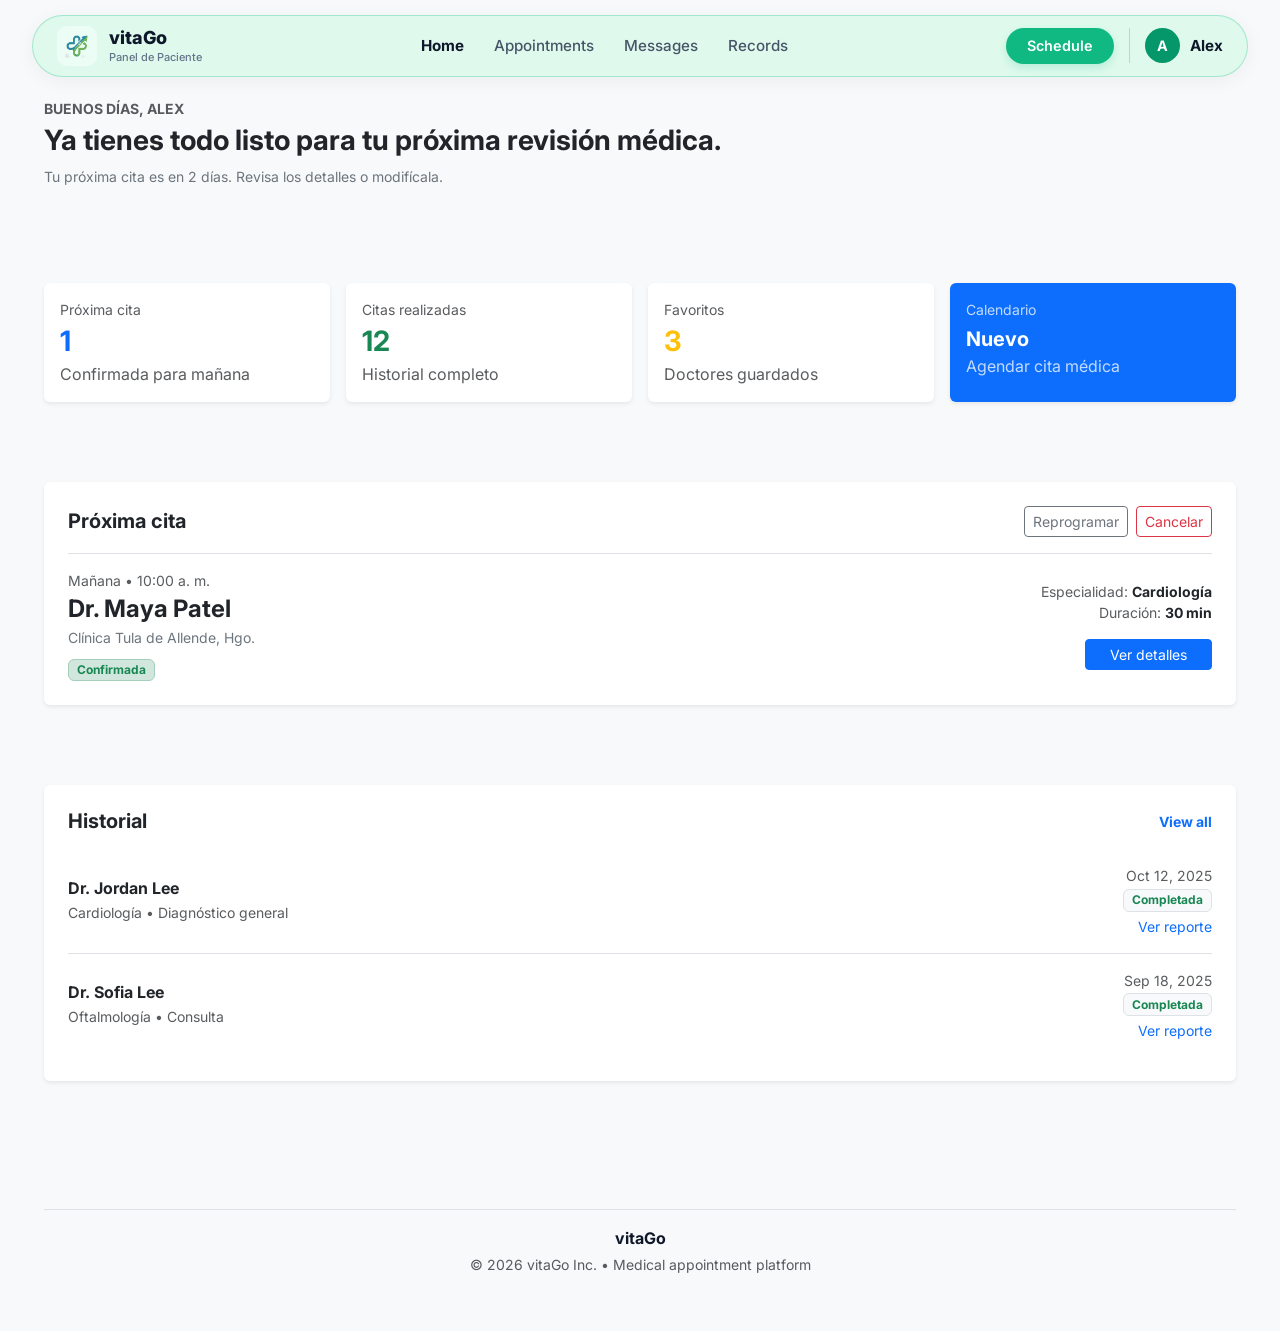
<file: MiWebAPI/MiWebAPI/wwwroot/dashboard.html>
﻿<!doctype html>
<html lang="es">
<head>
    <meta charset="utf-8">
    <meta name="viewport" content="width=device-width, initial-scale=1">
    <title>Panel de Paciente | vitaGo</title>
    <link href="https://cdn.jsdelivr.net/npm/bootstrap@5.3.3/dist/css/bootstrap.min.css" rel="stylesheet">
    <link href="https://fonts.googleapis.com/css2?family=Inter:wght@400;500;600;700;800&display=swap" rel="stylesheet">

    <!-- Asegúrate de tener los estilos del blur pistache en este archivo -->
    <link rel="stylesheet" href="css/indexStyles.css">
</head>
<body class="bg-light">

    <!-- NAVBAR DEL DASHBOARD (Con efecto Blur Pistache y opciones de usuario logueado) -->
    <nav class="vg-navbar-pistache">
        <!-- Logo -->
        <a href="index.html" style="display:flex; align-items:center; gap:12px; text-decoration:none;">
            <div style="background:#ecfdf5; width:40px; height:40px; border-radius:10px; display:flex; align-items:center; justify-content:center;">
                <img src="assets/img/vitago-icon.png" alt="vitaGo" style="width:24px;">
            </div>
            <div style="line-height:1;">
                <span style="font-weight:800; font-size:18px; color:#0f172a; display:block;">vitaGo</span>
                <span style="font-size:11px; font-weight:500; color:#64748b;">Panel de Paciente</span>
            </div>
        </a>

        <!-- Links centrales específicos del Dashboard -->
        <div class="vg-nav-pistache-links d-none d-lg-flex">
            <a href="dashboard.html" class="active">Home</a>
            <a href="#">Appointments</a>
            <a href="#">Messages</a>
            <a href="#">Records</a>
        </div>

        <!-- Acciones de Usuario Logueado (Alex) -->
        <div style="display:flex; gap:15px; align-items:center;">
            <a href="#" class="btn" style="background:#10b981; color:#fff; border-radius:20px; font-weight:600; padding:6px 20px; font-size: 0.9rem; box-shadow: 0 4px 10px rgba(16, 185, 129, 0.2);">Schedule</a>

            <!-- Perfil de usuario -->
            <div style="display: flex; align-items: center; gap: 10px; border-left: 1px solid rgba(16, 185, 129, 0.3); padding-left: 15px; cursor: pointer;">
                <div style="width: 35px; height: 35px; border-radius: 50%; background: #059669; color: white; display: flex; align-items: center; justify-content: center; font-weight: 700; font-size: 0.9rem;">
                    A
                </div>
                <span id="nombreUsuario" style="color: #0f172a; font-weight: 700; font-size: 0.95rem;">Alex</span>
            </div>
        </div>
    </nav>

    <!-- CONTENEDOR PRINCIPAL (Se le agregó mt-5 pt-5 para que no quede debajo del menú flotante) -->
    <div class="container vg-page py-4 mt-5 pt-5">

        <!-- Cabecera de bienvenida -->
        <header class="mb-4">
            <span class="text-uppercase text-muted small fw-bold tracking-wider">Buenos días, Alex</span>
            <h1 class="h3 fw-bold text-dark mt-1">Ya tienes todo listo para tu próxima revisión médica.</h1>
            <p class="text-secondary small">Tu próxima cita es en 2 días. Revisa los detalles o modifícala.</p>
        </header>

        <!-- Tarjetas de Resumen (Métricas) -->
        <div class="row g-3 mb-4">
            <div class="col-6 col-md-3">
                <div class="card border-0 shadow-sm p-3 h-100">
                    <div class="text-muted small">Próxima cita</div>
                    <div class="fs-3 fw-bold text-primary">1</div>
                    <div class="text-muted x-small">Confirmada para mañana</div>
                </div>
            </div>
            <div class="col-6 col-md-3">
                <div class="card border-0 shadow-sm p-3 h-100">
                    <div class="text-muted small">Citas realizadas</div>
                    <div class="fs-3 fw-bold text-success">12</div>
                    <div class="text-muted x-small">Historial completo</div>
                </div>
            </div>
            <div class="col-6 col-md-3">
                <div class="card border-0 shadow-sm p-3 h-100">
                    <div class="text-muted small">Favoritos</div>
                    <div class="fs-3 fw-bold text-warning">3</div>
                    <div class="text-muted x-small">Doctores guardados</div>
                </div>
            </div>
            <div class="col-6 col-md-3">
                <div class="card border-0 shadow-sm p-3 h-100 bg-primary text-white" style="cursor: pointer; transition: transform 0.2s;" onmouseover="this.style.transform='translateY(-2px)'" onmouseout="this.style.transform='translateY(0)'">
                    <div class="small opacity-75">Calendario</div>
                    <div class="fs-5 fw-bold mt-1">Nuevo</div>
                    <div class="x-small opacity-75">Agendar cita médica</div>
                </div>
            </div>
        </div>

        <!-- Sección de Próxima Cita -->
        <section class="card border-0 shadow-sm mb-4">
            <div class="card-body p-4">
                <div class="d-flex justify-content-between align-items-center mb-3">
                    <h5 class="fw-bold mb-0">Próxima cita</h5>
                    <div>
                        <button class="btn btn-sm btn-outline-secondary me-1">Reprogramar</button>
                        <button class="btn btn-sm btn-outline-danger">Cancelar</button>
                    </div>
                </div>
                <div class="border-top pt-3">
                    <div class="row align-items-center">
                        <div class="col-md-8">
                            <p class="text-muted small mb-1">Mañana • 10:00 a. m.</p>
                            <h4 class="fw-bold text-dark mb-1">Dr. Maya Patel</h4>
                            <p class="text-secondary small mb-2">Clínica Tula de Allende, Hgo.</p>
                            <span class="badge bg-success-subtle text-success border border-success-subtle px-2 py-1">Confirmada</span>
                        </div>
                        <div class="col-md-4 text-md-end mt-3 mt-md-0">
                            <div class="text-muted small">Especialidad: <span class="fw-bold text-dark">Cardiología</span></div>
                            <div class="text-muted small mb-3">Duración: <span class="fw-bold text-dark">30 min</span></div>
                            <a href="#" class="btn btn-primary btn-sm px-4">Ver detalles</a>
                        </div>
                    </div>
                </div>
            </div>
        </section>

        <!-- Historial de Citas -->
        <section class="card border-0 shadow-sm mb-5">
            <div class="card-body p-4">
                <div class="d-flex justify-content-between align-items-center mb-3">
                    <h5 class="fw-bold mb-0">Historial</h5>
                    <a href="#" class="text-decoration-none small text-primary fw-bold">View all</a>
                </div>
                <div class="list-group list-group-flush">
                    <div class="list-group-item px-0 d-flex justify-content-between align-items-center py-3">
                        <div>
                            <h6 class="fw-bold mb-1">Dr. Jordan Lee</h6>
                            <p class="text-muted small mb-0">Cardiología • Diagnóstico general</p>
                        </div>
                        <div class="text-end">
                            <span class="text-muted small d-block">Oct 12, 2025</span>
                            <span class="badge bg-light text-success border">Completada</span>
                            <a href="#" class="d-block small text-decoration-none mt-1">Ver reporte</a>
                        </div>
                    </div>
                    <div class="list-group-item px-0 d-flex justify-content-between align-items-center py-3">
                        <div>
                            <h6 class="fw-bold mb-1">Dr. Sofia Lee</h6>
                            <p class="text-muted small mb-0">Oftalmología • Consulta</p>
                        </div>
                        <div class="text-end">
                            <span class="text-muted small d-block">Sep 18, 2025</span>
                            <span class="badge bg-light text-success border">Completada</span>
                            <a href="#" class="d-block small text-decoration-none mt-1">Ver reporte</a>
                        </div>
                    </div>
                </div>
            </div>
        </section>

        <!-- Footer -->
        <footer class="text-center py-3 border-top mt-4">
            <p class="fw-bold mb-1" style="color: #0f172a;">vitaGo</p>
            <p class="text-muted small">© 2026 vitaGo Inc. • Medical appointment platform</p>
        </footer>

    </div>

    <script src="js/auth.js"></script>
</body>
</html>
</file>
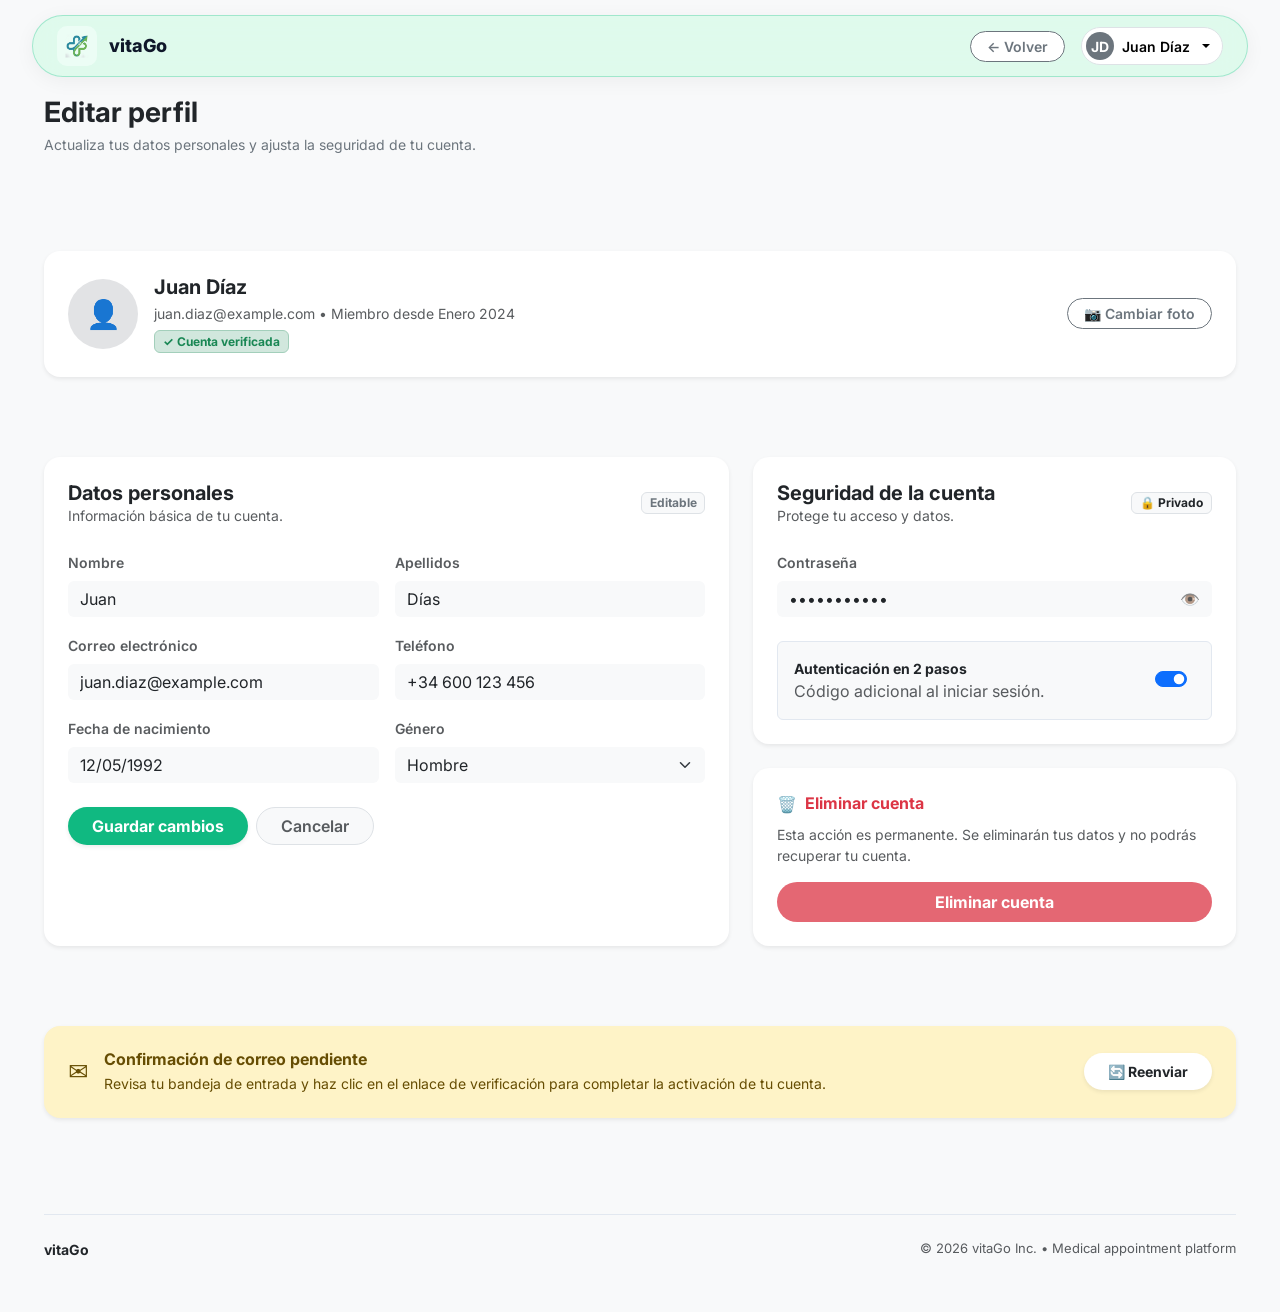
<file: MiWebAPI/MiWebAPI/wwwroot/editar-perfil.html>
﻿<!doctype html>
<html lang="es">
<head>
    <meta charset="utf-8">
    <meta name="viewport" content="width=device-width, initial-scale=1">
    <title>Editar perfil | vitaGo</title>
    <link href="https://cdn.jsdelivr.net/npm/bootstrap@5.3.3/dist/css/bootstrap.min.css" rel="stylesheet">
    <link href="https://fonts.googleapis.com/css2?family=Inter:wght@400;500;600;700;800&display=swap" rel="stylesheet">
    <link rel="stylesheet" href="css/indexStyles.css">
</head>
<body class="bg-light">

    <!-- Navbar superior con diseño Blur Pistache adaptada para sesión iniciada -->
    <nav class="vg-navbar-pistache">
        <a href="index.html" style="display:flex; align-items:center; gap:12px; text-decoration:none;">
            <div style="background:#ecfdf5; width:40px; height:40px; border-radius:10px; display:flex; align-items:center; justify-content:center;">
                <img src="assets/img/vitago-icon.png" alt="vitaGo" style="width:24px;">
            </div>
            <div style="line-height:1;">
                <span style="font-weight:800; font-size:18px; color:#0f172a; display:block;">vitaGo</span>
            </div>
        </a>

        <!-- Acciones del usuario logueado -->
        <div class="d-flex align-items-center gap-3">
            <a href="dashboard.html" class="btn btn-outline-secondary btn-sm rounded-pill px-3 bg-white" style="font-weight: 600;">← Volver</a>
            <div class="dropdown">
                <button class="btn btn-light border btn-sm dropdown-toggle d-flex align-items-center gap-2 rounded-pill bg-white" type="button" data-bs-toggle="dropdown" style="font-weight: 600; padding: 4px 12px 4px 4px;">
                    <span class="rounded-circle bg-secondary text-white d-inline-flex align-items-center justify-content-center x-small fw-bold" style="width: 28px; height: 28px;">JD</span>
                    Juan Díaz
                </button>
                <ul class="dropdown-menu dropdown-menu-end shadow-sm border-0 mt-2" style="border-radius: 12px;">
                    <li><a class="dropdown-item fw-medium" href="dashboard.html">Mi panel</a></li>
                    <li><a class="dropdown-item fw-medium active" href="editar-perfil.html" style="background-color: #ecfdf5; color: #065f46;">Editar perfil</a></li>
                    <li><hr class="dropdown-divider"></li>
                    <li><a class="dropdown-item text-danger fw-medium" href="index.html">Cerrar sesión</a></li>
                </ul>
            </div>
        </div>
    </nav>

    <!-- Contenedor Principal (Con margen superior extra mt-5 pt-5 para compensar la barra flotante) -->
    <div class="container vg-page py-4 mt-5 pt-5">

        <!-- Cabecera de la sección -->
        <header class="mb-4">
            <h1 class="h3 fw-bold text-dark mb-1">Editar perfil</h1>
            <p class="text-secondary small">Actualiza tus datos personales y ajusta la seguridad de tu cuenta.</p>
        </header>

        <!-- Tarjeta de Usuario y Foto -->
        <div class="card border-0 shadow-sm p-4 mb-4" style="border-radius: 16px;">
            <div class="d-flex flex-column flex-md-row align-items-center justify-content-between gap-3">
                <div class="d-flex align-items-center gap-3">
                    <div class="rounded-circle bg-secondary-subtle text-secondary d-flex align-items-center justify-content-center fs-3 fw-bold" style="width: 70px; height: 70px;">
                        👤
                    </div>
                    <div>
                        <h2 class="h5 fw-bold text-dark mb-1">Juan Díaz</h2>
                        <p class="text-muted small mb-1">juan.diaz@example.com • Miembro desde Enero 2024</p>
                        <span class="badge bg-success-subtle text-success border border-success-subtle x-small">✓ Cuenta verificada</span>
                    </div>
                </div>
                <div>
                    <button class="btn btn-outline-secondary btn-sm px-3 rounded-pill fw-semibold">📷 Cambiar foto</button>
                </div>
            </div>
        </div>

        <!-- Formulario y Seguridad -->
        <div class="row g-4 mb-4">

            <!-- Columna Izquierda: Datos personales -->
            <div class="col-lg-7">
                <div class="card border-0 shadow-sm p-4 h-100" style="border-radius: 16px;">
                    <div class="d-flex justify-content-between align-items-center mb-4">
                        <div>
                            <h5 class="fw-bold mb-0">Datos personales</h5>
                            <p class="text-muted small mb-0">Información básica de tu cuenta.</p>
                        </div>
                        <span class="badge bg-light text-secondary border">Editable</span>
                    </div>

                    <form>
                        <div class="row g-3 mb-3">
                            <div class="col-md-6">
                                <label class="form-label small text-muted fw-semibold">Nombre</label>
                                <input type="text" class="form-control bg-light border-0" value="Juan">
                            </div>
                            <div class="col-md-6">
                                <label class="form-label small text-muted fw-semibold">Apellidos</label>
                                <input type="text" class="form-control bg-light border-0" value="Días">
                            </div>
                        </div>

                        <div class="row g-3 mb-3">
                            <div class="col-md-6">
                                <label class="form-label small text-muted fw-semibold">Correo electrónico</label>
                                <input type="email" class="form-control bg-light border-0" value="juan.diaz@example.com">
                            </div>
                            <div class="col-md-6">
                                <label class="form-label small text-muted fw-semibold">Teléfono</label>
                                <input type="tel" class="form-control bg-light border-0" value="+34 600 123 456">
                            </div>
                        </div>

                        <div class="row g-3 mb-4">
                            <div class="col-md-6">
                                <label class="form-label small text-muted fw-semibold">Fecha de nacimiento</label>
                                <input type="text" class="form-control bg-light border-0" value="12/05/1992">
                            </div>
                            <div class="col-md-6">
                                <label class="form-label small text-muted fw-semibold">Género</label>
                                <select class="form-select bg-light border-0">
                                    <option selected>Hombre</option>
                                    <option>Mujer</option>
                                    <option>Otro</option>
                                </select>
                            </div>
                        </div>

                        <div class="d-flex gap-2">
                            <button type="button" class="btn btn-success px-4 fw-bold rounded-pill shadow-sm" style="background-color: #10b981; border: none;">Guardar cambios</button>
                            <button type="button" class="btn btn-light border px-4 rounded-pill fw-semibold text-muted">Cancelar</button>
                        </div>
                    </form>
                </div>
            </div>

            <!-- Columna Derecha: Seguridad y Eliminar Cuenta -->
            <div class="col-lg-5">

                <!-- Seguridad de la cuenta -->
                <div class="card border-0 shadow-sm p-4 mb-4" style="border-radius: 16px;">
                    <div class="d-flex justify-content-between align-items-center mb-4">
                        <div>
                            <h5 class="fw-bold mb-0">Seguridad de la cuenta</h5>
                            <p class="text-muted small mb-0">Protege tu acceso y datos.</p>
                        </div>
                        <span class="badge bg-light text-dark border">🔒 Privado</span>
                    </div>

                    <div class="mb-4">
                        <label class="form-label small text-muted fw-semibold">Contraseña</label>
                        <div class="input-group">
                            <input type="password" class="form-control bg-light border-0" value="password123" readonly>
                            <button class="btn btn-light border-0 bg-light text-muted" type="button">👁️</button>
                        </div>
                    </div>

                    <div class="d-flex justify-content-between align-items-center p-3 bg-light rounded" style="border: 1px solid #e2e8f0;">
                        <div>
                            <div class="fw-bold small text-dark">Autenticación en 2 pasos</div>
                            <div class="text-muted x-small">Código adicional al iniciar sesión.</div>
                        </div>
                        <div class="form-check form-switch">
                            <input class="form-check-input" type="checkbox" role="switch" checked>
                        </div>
                    </div>
                </div>

                <!-- Eliminar cuenta -->
                <div class="card border-0 shadow-sm p-4 border-danger-subtle" style="border-radius: 16px;">
                    <div class="d-flex align-items-center gap-2 text-danger mb-2">
                        <span>🗑️</span>
                        <h6 class="fw-bold mb-0">Eliminar cuenta</h6>
                    </div>
                    <p class="text-muted small mb-3">Esta acción es permanente. Se eliminarán tus datos y no podrás recuperar tu cuenta.</p>
                    <button class="btn btn-danger-subtle text-danger w-100 fw-bold border-0 bg-danger opacity-75 text-white rounded-pill py-2">Eliminar cuenta</button>
                </div>

            </div>
        </div>

        <!-- Alerta inferior -->
        <div class="alert alert-warning border-0 shadow-sm d-flex flex-column flex-md-row align-items-center justify-content-between p-4 text-warning-emphasis" style="background-color: #fef3c7; border-radius: 16px;">
            <div class="d-flex align-items-center gap-3 mb-3 mb-md-0">
                <span class="fs-4">✉️</span>
                <div>
                    <h6 class="fw-bold mb-1">Confirmación de correo pendiente</h6>
                    <p class="small mb-0">Revisa tu bandeja de entrada y haz clic en el enlace de verificación para completar la activación de tu cuenta.</p>
                </div>
            </div>
            <button class="btn btn-outline-warning btn-sm px-4 py-2 fw-bold text-dark bg-white rounded-pill border-0 shadow-sm">🔄 Reenviar</button>
        </div>

        <!-- Footer -->
        <footer class="vg-footer text-center py-4 mt-4">
            <p class="vg-footer-brand mb-1 fw-bold text-dark">vitaGo</p>
            <p class="vg-footer-copy text-muted small">© 2026 vitaGo Inc. • Medical appointment platform</p>
        </footer>

    </div>

</body>
</html>
</file>
<file: MiWebAPI/MiWebAPI/wwwroot/css/indexStyles.css>
﻿:root {
    --vg-green: #10b981;
    --vg-green-dark: #059669;
    --vg-green-tint: #ecfdf5;
    --vg-green-border: #a7f3d0;
    --vg-ink: #0f172a;
    --vg-muted: #64748b;
    --vg-line: #e2e8f0;
    --vg-bg: #f8fafc;
    --vg-radius-lg: 24px;
    --vg-radius-md: 18px;
    --vg-radius-sm: 12px;
    --vg-radius-pill: 999px;
    --vg-shadow-sm: 0 1px 3px 0 rgba(0, 0, 0, 0.05), 0 1px 2px -1px rgba(0, 0, 0, 0.05);
    --vg-shadow-md: 0 10px 25px -5px rgba(16, 185, 129, 0.1), 0 8px 10px -6px rgba(16, 185, 129, 0.1);
    --vg-shadow-card: 0 4px 6px -1px rgba(0, 0, 0, 0.02), 0 2px 4px -2px rgba(0, 0, 0, 0.02);
    --vg-transition: all 0.25s cubic-bezier(0.4, 0, 0.2, 1);
}

html, body {
    background: var(--vg-bg);
    color: var(--vg-ink);
    font-family: 'Inter', system-ui, -apple-system, sans-serif;
    -webkit-font-smoothing: antialiased;
    margin: 0;
    padding: 0;
    overflow-x: hidden;
}

.vg-page {
    max-width: 1240px;
    margin: 0 auto;
    padding: 32px 24px 80px;
    display: flex;
    flex-direction: column;
    gap: 56px;
}

/* =========================================
   NAVBAR (Fija en la parte superior)
   ========================================= */
.vg-navbar {
    display: flex;
    align-items: center;
    justify-content: space-between;
    padding: 15px 5%; /* Márgenes porcentuales para abarcar pantalla */
    background: rgba(255, 255, 255, 0.95);
    backdrop-filter: blur(12px);
    border-bottom: 1px solid var(--vg-line);
    flex-wrap: wrap;
    gap: 16px;
    box-shadow: var(--vg-shadow-sm);
    /* Propiedades para que se quede pegada arriba */
    position: sticky;
    top: 0;
    z-index: 1020;
    width: 100%;
}

.vg-brand {
    display: flex;
    align-items: center;
    gap: 12px;
    color: inherit;
    text-decoration: none;
}

.vg-brand-mark {
    width: 42px;
    height: 42px;
    display: flex;
    align-items: center;
    justify-content: center;
    flex: none;
    background: var(--vg-green-tint);
    border-radius: 12px;
}

.vg-brand-logo {
    width: 24px;
    height: 24px;
    object-fit: contain;
}

.vg-brand-text {
    display: flex;
    flex-direction: column;
    gap: 2px;
    line-height: 1;
}

.vg-brand-name {
    font-weight: 800;
    font-size: 18px;
    color: var(--vg-ink);
    letter-spacing: -0.02em;
}

.vg-brand-tag {
    font-size: 11px;
    font-weight: 500;
    color: var(--vg-muted);
    white-space: nowrap;
}

.vg-nav-links {
    display: flex;
    gap: 24px;
    align-items: center;
}

.vg-nav-link {
    font-size: 14px;
    font-weight: 500;
    color: var(--vg-muted);
    text-decoration: none;
    transition: var(--vg-transition);
}

    .vg-nav-link:hover {
        color: var(--vg-green-dark);
    }

.vg-nav-link-active {
    font-weight: 600;
    color: var(--vg-ink);
}

.vg-nav-actions {
    display: flex;
    align-items: center;
    gap: 12px;
}

/* buttons */
.vg-btn {
    display: inline-flex;
    align-items: center;
    justify-content: center;
    gap: 8px;
    height: 42px;
    padding: 0 20px;
    border-radius: var(--vg-radius-pill);
    font-size: 14px;
    font-weight: 600;
    text-decoration: none;
    border: none;
    cursor: pointer;
    white-space: nowrap;
    transition: var(--vg-transition);
}

.vg-btn-outline {
    background: #fff;
    color: var(--vg-ink);
    border: 1px solid var(--vg-line);
}

    .vg-btn-outline:hover {
        background: #f1f5f9;
        border-color: #cbd5e1;
        color: var(--vg-ink);
    }

.vg-btn-primary {
    background: var(--vg-green);
    color: #fff;
    box-shadow: 0 4px 14px rgba(16, 185, 129, 0.35);
}

    .vg-btn-primary:hover {
        background: var(--vg-green-dark);
        color: #fff;
        transform: translateY(-1px);
        box-shadow: 0 6px 20px rgba(16, 185, 129, 0.45);
    }


/* =========================================
   HERO BANNER IMAGEN (100% Ancho)
   ========================================= */
.hero-image-banner {
    width: 100%;
    height: 350px;
    background-color: var(--vg-line); /* Color de fondo mientras carga */
    overflow: hidden;
}

    .hero-image-banner img {
        width: 100%;
        height: 100%;
        object-fit: cover;
    }


/* =========================================
   BARRA DE BÚSQUEDA (100% Ancho)
   ========================================= */
.search-full-width {
    width: 100%;
    background-color: #ffffff;
    padding: 2.5rem 5%; /* padding lateral para que no pegue a los bordes */
    border-bottom: 1px solid var(--vg-line);
    box-shadow: 0 10px 25px -5px rgba(0, 0, 0, 0.05);
    margin-bottom: 3rem;
}

    .search-full-width .vg-search-row {
        display: flex;
        flex-wrap: wrap;
        gap: 16px;
        align-items: center;
    }

    .search-full-width .vg-field {
        flex: 1;
        min-width: 220px;
        display: flex;
        align-items: center;
        gap: 12px;
        height: 56px;
        padding: 0 18px;
        background: var(--vg-bg);
        border: 1px solid var(--vg-line);
        border-radius: var(--vg-radius-md);
        transition: var(--vg-transition);
    }

        .search-full-width .vg-field:focus-within {
            background: #fff;
            border-color: var(--vg-green);
            box-shadow: 0 0 0 4px var(--vg-green-tint);
        }

    .search-full-width .vg-field-date {
        flex: 0 0 220px; /* Tamaño fijo preferido para la fecha */
    }

/* Iconos e inputs dentro de la barra de búsqueda */
.vg-icon {
    width: 20px;
    height: 20px;
    color: var(--vg-muted);
    flex: none;
}

.vg-field-input {
    border: none;
    background: transparent;
    font-size: 14px;
    font-weight: 500;
    color: var(--vg-ink);
    flex: 1;
    min-width: 0;
    outline: none;
    height: 100%;
}

    .vg-field-input::placeholder {
        color: #94a3b8;
    }

.vg-chevron {
    width: 18px;
    height: 18px;
    color: var(--vg-muted);
    flex: none;
}


/* =========================================
   FILTROS (Debajo de la barra de búsqueda)
   ========================================= */
.vg-filters {
    display: flex;
    align-items: center;
    gap: 10px;
    flex-wrap: wrap;
    padding-top: 16px;
}

.vg-filters-label {
    font-size: 13px;
    font-weight: 500;
    color: var(--vg-muted);
}

.vg-chip {
    display: inline-flex;
    align-items: center;
    gap: 8px;
    padding: 8px 14px;
    border-radius: var(--vg-radius-pill);
    font-size: 13px;
    font-weight: 500;
    background: #fff;
    border: 1px solid var(--vg-line);
    color: var(--vg-ink);
    cursor: pointer;
    transition: var(--vg-transition);
}

    .vg-chip:hover {
        border-color: #cbd5e1;
        background: #f8fafc;
    }

.vg-chip-active {
    background: var(--vg-green-tint);
    border-color: var(--vg-green-border);
    color: #047857;
    font-weight: 600;
}


/* =========================================
   SECCIONES Y TARJETAS (Especialidades / Médicos)
   ========================================= */
.vg-section {
    display: flex;
    flex-direction: column;
    gap: 20px;
}

.vg-section-head {
    display: flex;
    align-items: flex-end;
    justify-content: space-between;
    gap: 16px;
    flex-wrap: wrap;
}

.vg-h2 {
    font-weight: 800;
    font-size: 22px;
    letter-spacing: -0.02em;
    margin: 0 0 4px;
}

.vg-subtle {
    font-size: 14px;
    color: var(--vg-muted);
    margin: 0;
    max-width: 360px;
}

.vg-link {
    font-size: 14px;
    font-weight: 600;
    color: var(--vg-green-dark);
    text-decoration: none;
    transition: var(--vg-transition);
}

    .vg-link:hover {
        color: var(--vg-green);
        text-decoration: underline;
    }

/* specialty cards */
.vg-specialty-row .col {
    min-width: 160px;
}

.vg-specialty-card {
    background: #fff;
    border: 1px solid var(--vg-line);
    border-radius: var(--vg-radius-md);
    padding: 20px;
    display: flex;
    flex-direction: column;
    gap: 14px;
    height: 100%;
    box-shadow: var(--vg-shadow-card);
    transition: var(--vg-transition);
    cursor: pointer;
}

    .vg-specialty-card:hover {
        transform: translateY(-4px);
        border-color: var(--vg-green-border);
        box-shadow: var(--vg-shadow-md);
    }

.vg-specialty-icon {
    width: 48px;
    height: 48px;
    border-radius: 14px;
    background: var(--vg-green-tint);
    display: flex;
    align-items: center;
    justify-content: center;
    color: var(--vg-green-dark);
    transition: var(--vg-transition);
}

.vg-specialty-card:hover .vg-specialty-icon {
    background: var(--vg-green);
    color: #fff;
}

.vg-specialty-icon svg {
    width: 24px;
    height: 24px;
}

.vg-specialty-title {
    font-size: 16px;
    font-weight: 700;
    margin: 0;
    letter-spacing: -0.01em;
}

.vg-specialty-sub {
    font-size: 13px;
    color: var(--vg-muted);
    margin: 0;
}

/* doctor cards */
.vg-doctor-card {
    background: #fff;
    border: 1px solid var(--vg-line);
    border-radius: var(--vg-radius-md);
    padding: 20px;
    display: flex;
    flex-direction: column;
    gap: 16px;
    height: 100%;
    box-shadow: var(--vg-shadow-card);
    transition: var(--vg-transition);
}

    .vg-doctor-card:hover {
        transform: translateY(-4px);
        border-color: #cbd5e1;
        box-shadow: var(--vg-shadow-md);
    }

.vg-doctor-top {
    display: flex;
    align-items: center;
    gap: 14px;
}

.vg-avatar {
    width: 60px;
    height: 60px;
    border-radius: 50%;
    flex: none;
    display: flex;
    align-items: center;
    justify-content: center;
    font-weight: 700;
    font-size: 16px;
    background: var(--vg-green-tint);
    color: var(--vg-green-dark);
    border: 2px solid var(--vg-green-border);
}

.vg-doctor-meta {
    display: flex;
    flex-direction: column;
    gap: 4px;
    min-width: 0;
}

.vg-doctor-name {
    font-size: 16px;
    font-weight: 700;
    margin: 0;
    letter-spacing: -0.01em;
}

.vg-doctor-spec {
    font-size: 13px;
    color: var(--vg-muted);
    margin: 0;
}

.vg-rating {
    display: flex;
    align-items: center;
    gap: 6px;
}

.vg-rating-num {
    font-size: 13px;
    font-weight: 700;
}

.vg-rating-count {
    font-size: 13px;
    color: var(--vg-muted);
}

.vg-doctor-details {
    display: flex;
    align-items: center;
    gap: 16px;
    flex-wrap: wrap;
    padding-top: 4px;
    border-top: 1px solid var(--vg-bg);
}

    .vg-doctor-details span {
        display: inline-flex;
        align-items: center;
        gap: 8px;
        font-size: 13px;
        color: var(--vg-muted);
    }

.vg-doctor-actions {
    display: flex;
    gap: 10px;
}

    .vg-doctor-actions .vg-btn {
        height: 40px;
        border-radius: var(--vg-radius-sm);
        flex: 1;
    }

/* footer */
.vg-footer {
    display: flex;
    align-items: flex-start;
    justify-content: space-between;
    border-top: 1px solid var(--vg-line);
    padding-top: 32px;
    flex-wrap: wrap;
    gap: 16px;
}

.vg-footer-brand {
    font-weight: 700;
    font-size: 14px;
    margin: 0 0 6px;
}

.vg-footer-copy {
    font-size: 13px;
    color: var(--vg-muted);
    margin: 0;
}

.vg-footer-links {
    display: flex;
    gap: 20px;
    font-size: 13px;
}

    .vg-footer-links a {
        color: var(--vg-muted);
        text-decoration: none;
        transition: var(--vg-transition);
    }

        .vg-footer-links a:hover {
            color: var(--vg-ink);
        }

@media (max-width: 767px) {
    .vg-page {
        padding: 16px 16px 60px;
        gap: 40px;
    }

    .search-full-width {
        padding: 1.5rem 16px;
    }

        .search-full-width .vg-search-row {
            flex-direction: column;
            align-items: stretch;
        }

        .search-full-width .vg-field,
        .search-full-width .vg-field-date {
            width: 100%;
            flex: 1 1 auto;
        }
}

/* =========================================
   NAVBAR DINÁMICA - BLUR VERDE PISTACHE
   ========================================= */
.vg-navbar-pistache {
    position: fixed; /* <-- El secreto está aquí, cambia sticky por fixed */
    top: 15px;
    left: 0; /* <-- Agrega esto */
    right: 0; /* <-- Agrega esto para que se mantenga centrado */
    z-index: 1050;
    width: 95%;
    margin: 0 auto;
    border-radius: 50px;
    padding: 10px 24px;
    background-color: rgba(209, 250, 229, 0.65);
    backdrop-filter: blur(12px);
    -webkit-backdrop-filter: blur(12px);
    border: 1px solid rgba(16, 185, 129, 0.3);
    box-shadow: 0 4px 20px rgba(0, 0, 0, 0.05);
    display: flex;
    justify-content: space-between;
    align-items: center;
}

/* Enlaces del menú dinámico */
.vg-nav-pistache-links a {
    color: #475569;
    text-decoration: none;
    font-weight: 500;
    margin: 0 15px;
    font-size: 0.95rem;
    transition: 0.2s;
}

    .vg-nav-pistache-links a:hover,
    .vg-nav-pistache-links a.active {
        color: #0f172a;
        font-weight: 700;
    }
</file>
